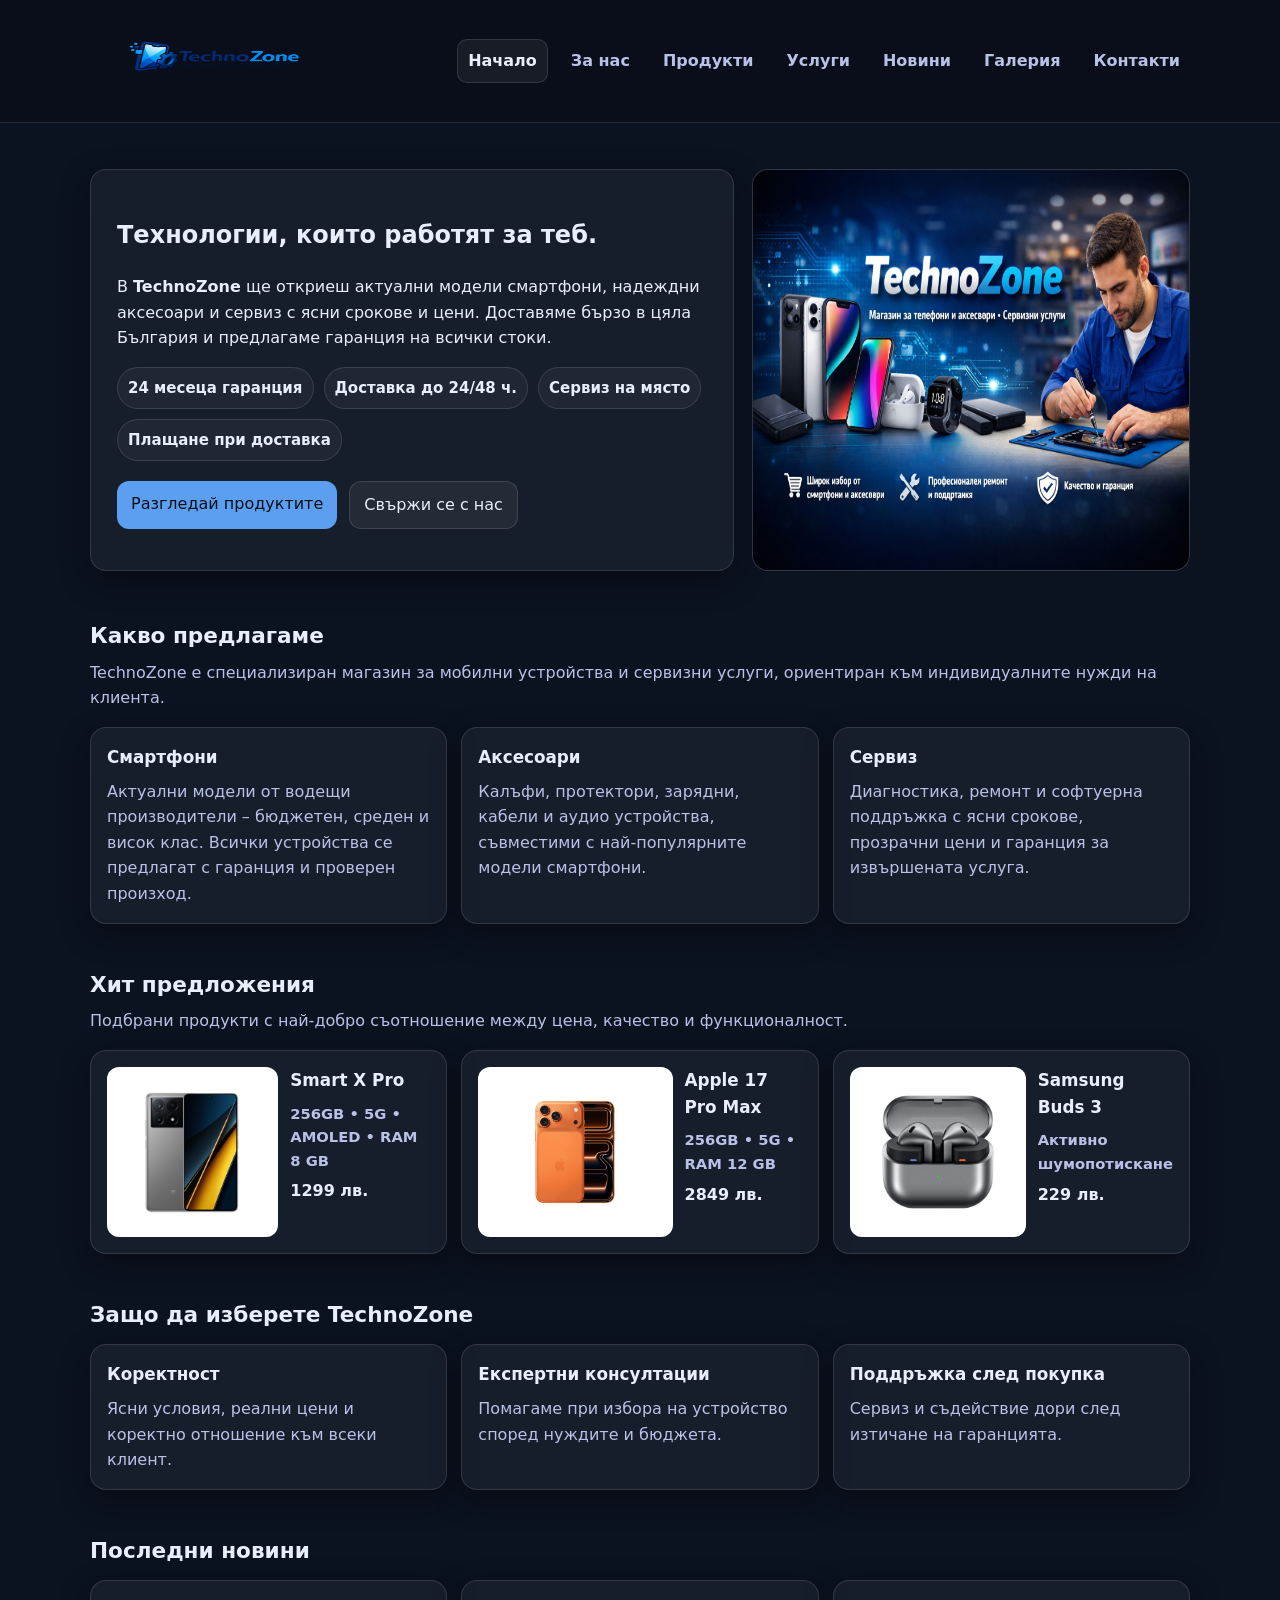
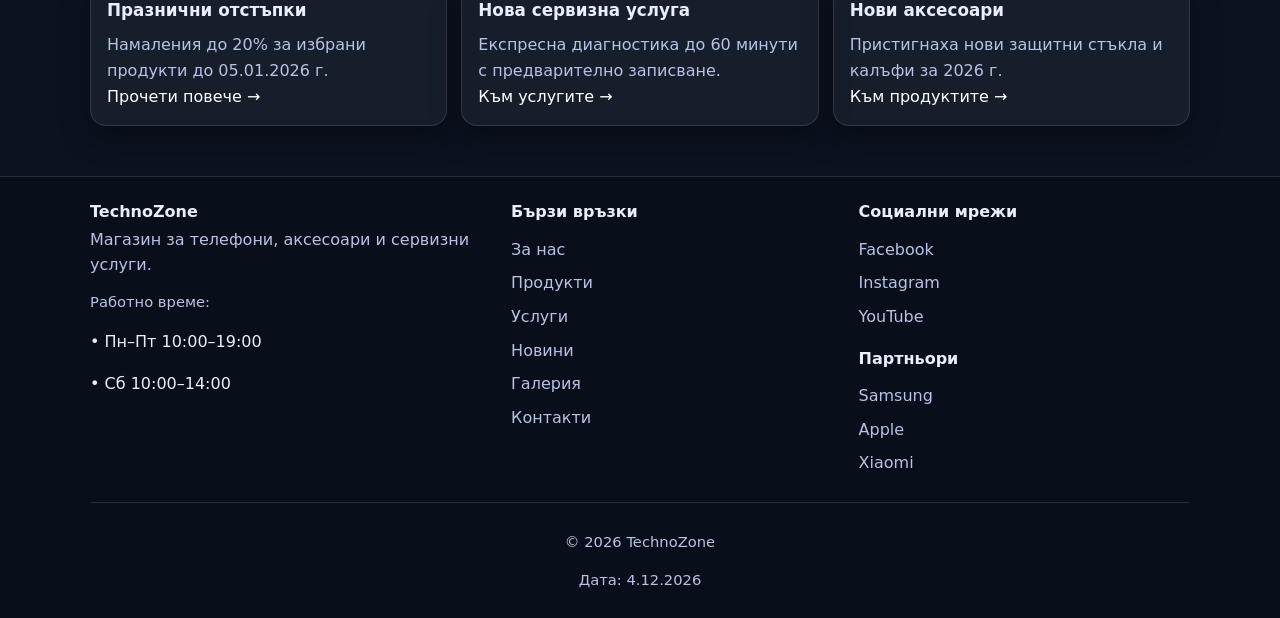
<file: index.html>
<!doctype html>
<html lang="bg">
<head>
  <meta charset="utf-8" />
  <meta name="viewport" content="width=device-width, initial-scale=1" />
  <meta name="description" content="TechnoZone – магазин за смартфони, аксесоари и сервизни услуги. Бърза доставка, гаранция и професионална поддръжка."/>
  <meta name="keywords" content="магазин за телефони, смартфони, аксесоари, сервиз, TechnoZone, мобилни телефони, таблети" />
  <title>TechnoZone – Магазин за телефони и сервиз</title>
  <link rel="icon" type="image" href="images/favicon.png">
  <link rel="stylesheet" href="css/style.css" />
</head>

<body>
<header>
  <div class="container header-inner">
    <a class="logo" href="index.html" aria-label="TechnoZone - начална страница">
      <img src="images/logo.png" alt="TechnoZone лого" class="logo1">
    </a>

    <nav class="nav" aria-label="Основна навигация">
      <a href="index.html" current="page">Начало</a>
      <a href="about.html">За нас</a>
      <a href="products.html">Продукти</a>
      <a href="services.html">Услуги</a>
      <a href="news.html">Новини</a>
      <a href="gallery.html">Галерия</a>
      <a href="contacts.html">Контакти</a>
    </nav>
  </div>
</header>

<main>
  <section class="section-main">
    <div class="container main-grid">
      <div class="main-card">
        <h1>Технологии, които работят за теб.</h1>
        <p id="welcome">
          В <strong>TechnoZone</strong> ще откриеш актуални модели смартфони, надеждни аксесоари и сервиз с ясни срокове и цени.
          Доставяме бързо в цяла България и предлагаме гаранция на всички стоки.
        </p>

        <div class="main-txt" aria-label="Предимства">
          <div class="txt">24 месеца гаранция</div>
          <div class="txt">Доставка до 24/48 ч.</div>
          <div class="txt">Сервиз на място</div>
          <div class="txt">Плащане при доставка</div>
        </div>

        <div class="butoni">
          <a class="btn primary" href="products.html">Разгледай продуктите</a>
          <a class="btn" href="contacts.html">Свържи се с нас</a>
        </div>
      </div>

      <div class="main-media">
        <img src="images/main.jpg" alt="Витрина на магазин за телефони TechnoZone с изложени смартфони"/>
      </div>
    </div>
  </section>

   <section class="section">
    <div class="container">
      <h2>Какво предлагаме</h2>
      <p class="txt2">
        TechnoZone е специализиран магазин за мобилни устройства и сервизни услуги,
        ориентиран към индивидуалните нужди на клиента.
      </p>

      <div class="grid-3">
        <article class="card">
          <h3>Смартфони</h3>
          <p>
            Актуални модели от водещи производители – бюджетен, среден и висок клас.
            Всички устройства се предлагат с гаранция и проверен произход.
          </p>
        </article>

        <article class="card">
          <h3>Аксесоари</h3>
          <p>
            Калъфи, протектори, зарядни, кабели и аудио устройства,
            съвместими с най-популярните модели смартфони.
          </p>
        </article>

        <article class="card">
          <h3>Сервиз</h3>
          <p>
            Диагностика, ремонт и софтуерна поддръжка с ясни срокове,
            прозрачни цени и гаранция за извършената услуга.
          </p>
        </article>
      </div>
    </div>
  </section>

 <section class="section">
    <div class="container">
      <h2>Хит предложения</h2>
      <p class="txt2">
        Подбрани продукти с най-добро съотношение между цена, качество и функционалност.
      </p>

      <div class="grid-3">
        <article class="card product">
          <img src="images/1.jpg" alt="Smart X Pro – смартфон от среден клас" />
          <div>
            <h3>Smart X Pro</h3>
            <div class="opisanie">256GB • 5G • AMOLED • RAM 8 GB</div>
            <div class="cena">1299 лв.</div>
          </div>
        </article>

        <article class="card product">
          <img src="images/2.webp" alt="Apple 17 Pro Max– смартфон от висок клас" />
          <div>
            <h3>Apple 17 Pro Max</h3>
            <div class="opisanie">256GB • 5G • RAM 12 GB</div>
            <div class="cena">2849 лв.</div>
          </div>
        </article>

        <article class="card product">
          <img src="images/3.jpg" alt="SAMSUNG BUDS 3 – безжични слушалки" />
          <div>
            <h3>Samsung Buds 3</h3>
            <div class="opisanie">Активно шумопотискане</div>
            <div class="cena">229 лв.</div>
          </div>
        </article>
      </div>
    </div>
  </section>

  <section class="section">
    <div class="container">
      <h2>Защо да изберете TechnoZone</h2>

      <div class="grid-3">
        <article class="card">
          <h3>Коректност</h3>
          <p>
            Ясни условия, реални цени и коректно отношение към всеки клиент.
          </p>
        </article>
        <article class="card">
          <h3>Експертни консултации</h3>
          <p>
            Помагаме при избора на устройство според нуждите и бюджета.
          </p>
        </article>
        <article class="card">
          <h3>Поддръжка след покупка</h3>
          <p>
            Сервиз и съдействие дори след изтичане на гаранцията.
          </p>
        </article>
      </div>
    </div>
  </section>

  <section class="section">
    <div class="container">
      <h2>Последни новини</h2>
      <div class="grid-3">
        <article class="card">
          <h3>Празнични отстъпки</h3>
          <p>Намаления до 20% за избрани продукти до 05.01.2026 г.</p>
          <p><a href="news.html">Прочети повече →</a></p>
        </article>

        <article class="card">
          <h3>Нова сервизна услуга</h3>
          <p>Експресна диагностика до 60 минути с предварително записване.</p>
          <p><a href="services.html">Към услугите →</a></p>
        </article>

        <article class="card">
          <h3>Нови аксесоари</h3>
          <p>Пристигнаха нови защитни стъкла и калъфи за 2026 г.</p>
          <p><a href="products.html">Към продуктите →</a></p>
        </article>
      </div>
    </div>
  </section>
</main>

<footer>
  <div class="container footer-inner">
    <div>
      <h3>TechnoZone</h3>
      <p class="txt2">Магазин за телефони, аксесоари и сервизни услуги.</p>
       <p class="txt3">Работно време: </p>
        <p>• Пн–Пт 10:00–19:00</p>
        <p>• Сб 10:00–14:00</p>
    </div>

    <div>
      <h3>Бързи връзки</h3>
      <a href="about.html">За нас</a><br/>
      <a href="products.html">Продукти</a><br/>
      <a href="services.html">Услуги</a><br/>
      <a href="news.html">Новини</a><br/>
      <a href="gallery.html">Галерия</a><br/>
      <a href="contacts.html">Контакти</a>
    </div>

    <div>
      <h3>Социални мрежи</h3>
      <a href="#" aria-label="TechnoZone във Facebook (демо линк)">Facebook</a><br/>
      <a href="#" aria-label="TechnoZone в Instagram (демо линк)">Instagram</a><br/>
      <a href="#" aria-label="TechnoZone в YouTube (демо линк)">YouTube</a><br/>
      <h3 style="margin-top:12px;">Партньори</h3>
      <a href="#" aria-label="Партньор: Samsung (демо линк)">Samsung</a><br/>
      <a href="#" aria-label="Партньор: Apple (демо линк)">Apple</a><br/>
      <a href="#" aria-label="Партньор: Xiaomi (демо линк)">Xiaomi</a>
    </div>
  </div>
  <div class="container footer-bottom" style="text-align: center;">
    <p>© <span id="year"></span> TechnoZone</p> 
    <p>Дата: <span id="date"></span></p>
  </div>
</footer>

<script src="javascript/script.js"></script>

</body>
</html>
</file>
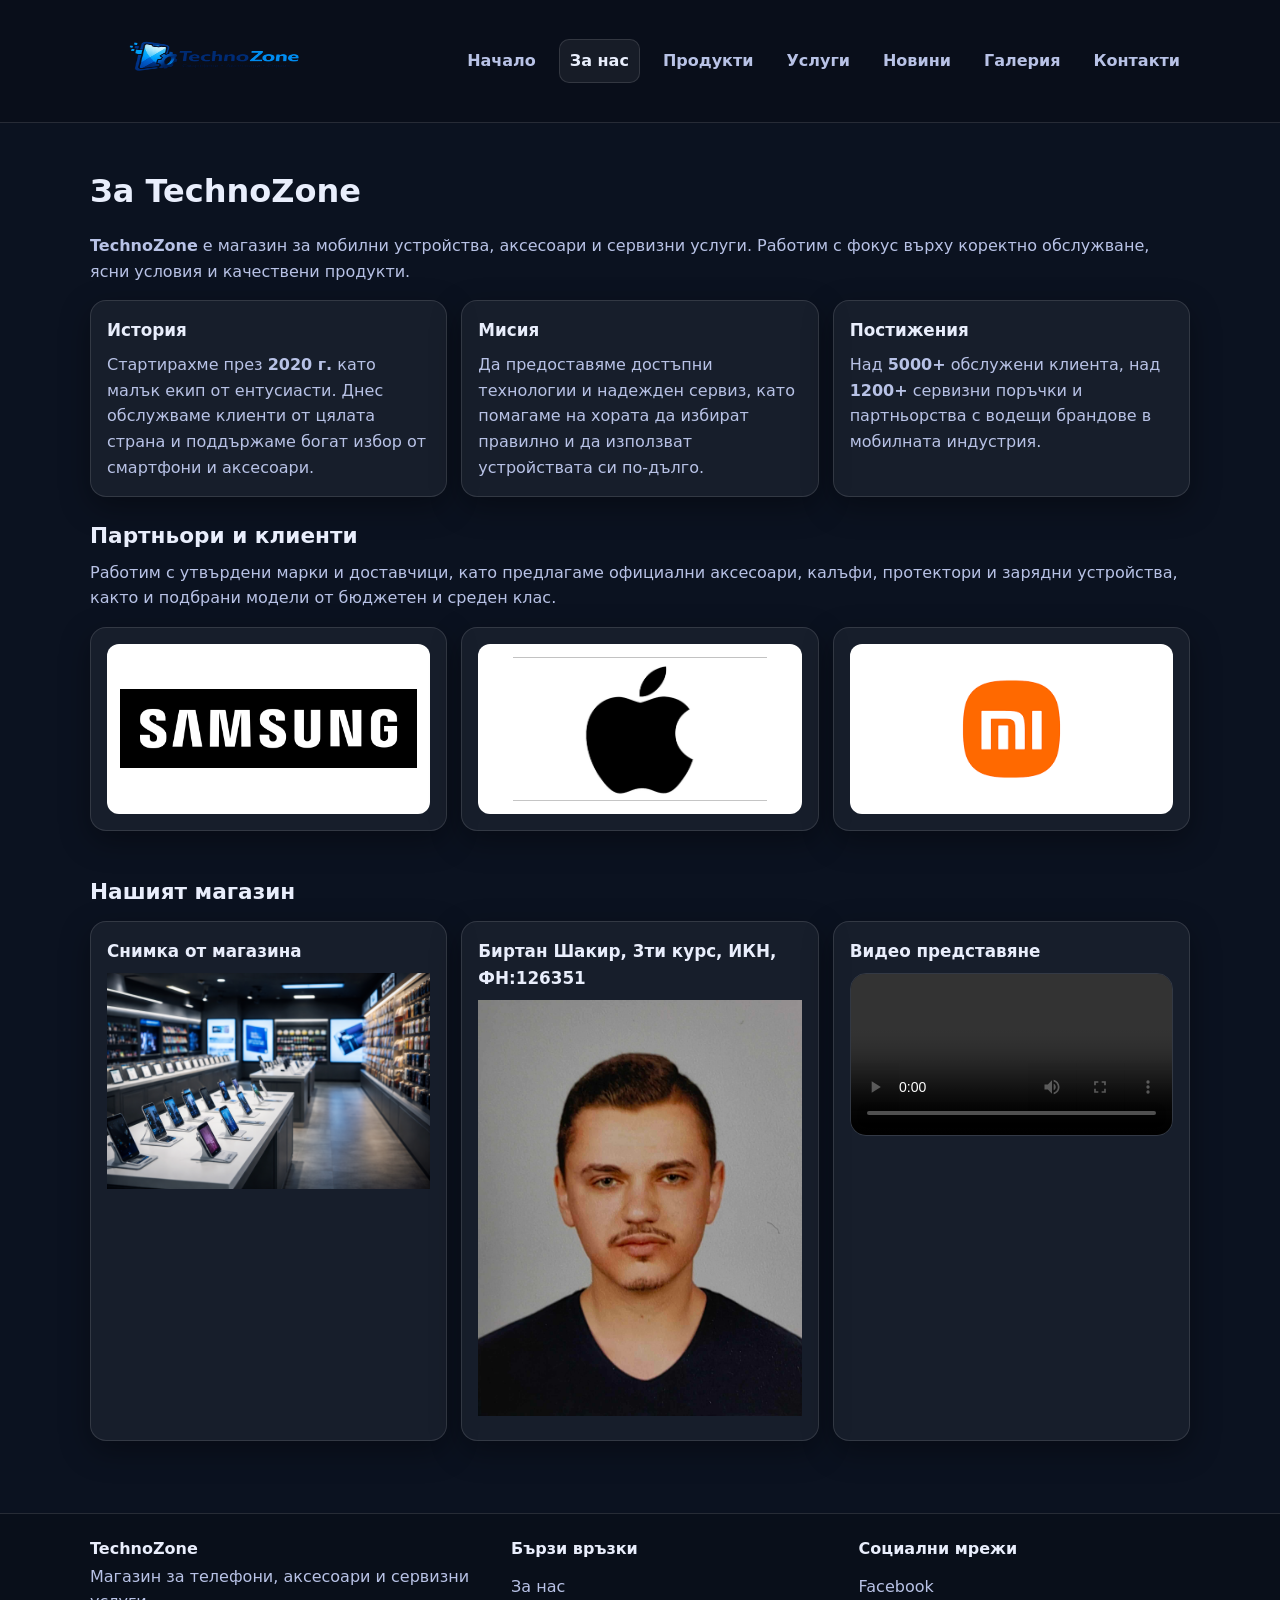
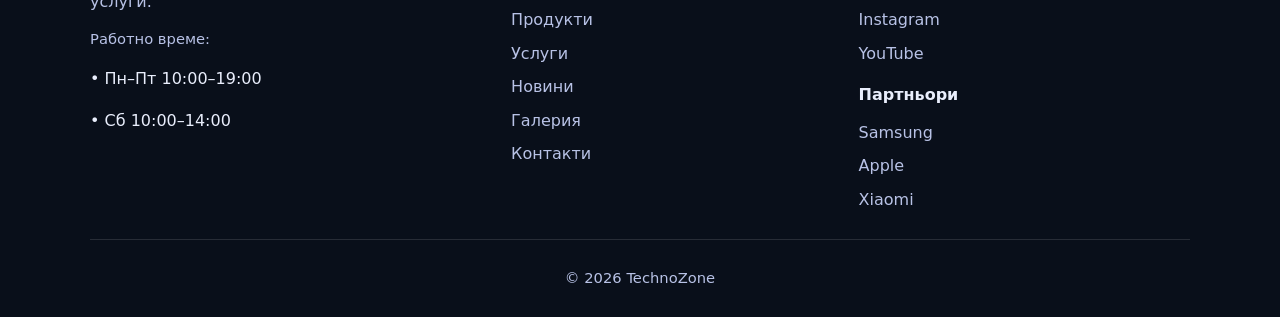
<file: about.html>
<!doctype html>
<html lang="bg">
<head>
  <meta charset="utf-8" />
  <meta name="viewport" content="width=device-width, initial-scale=1" />
  <meta name="description" content="TechnoZone – магазин за смартфони, аксесоари и сервизни услуги. Бърза доставка, гаранция и професионална поддръжка."/>
  <meta name="keywords" content="магазин за телефони, смартфони, аксесоари, сервиз, TechnoZone, мобилни телефони, таблети" />
  <title>За нас | TechnoZone</title>
  <link rel="icon" type="image" href="images/favicon.png">
  <link rel="stylesheet" href="css/style.css" />
</head>

<body>
<header>
  <div class="container header-inner">
    <a class="logo" href="index.html" aria-label="TechnoZone - начална страница">
      <img src="images/logo.png" alt="TechnoZone лого" class="logo1">
    </a>

    <nav class="nav" aria-label="Основна навигация">
      <a href="index.html">Начало</a>
      <a href="about.html" current="page">За нас</a>
      <a href="products.html">Продукти</a>
      <a href="services.html">Услуги</a>
      <a href="news.html">Новини</a>
      <a href="gallery.html">Галерия</a>
      <a href="contacts.html">Контакти</a>
    </nav>
  </div>
</header>

<main class="section">
  <div class="container">
    <h1>За TechnoZone</h1>
    <p class="txt2">
      <strong>TechnoZone</strong> е магазин за мобилни устройства, аксесоари и сервизни услуги.
      Работим с фокус върху коректно обслужване, ясни условия и качествени продукти.
    </p>

    <div class="grid-3">
      <article class="card">
        <h3>История</h3>
        <p>
          Стартирахме през <strong>2020 г.</strong> като малък екип от ентусиасти.
          Днес обслужваме клиенти от цялата страна и поддържаме богат избор от смартфони и аксесоари.
        </p>
      </article>
      <article class="card">
        <h3>Мисия</h3>
        <p>
          Да предоставяме достъпни технологии и надежден сервиз, като помагаме на хората да избират правилно
          и да използват устройствата си по-дълго.
        </p>
      </article>
      <article class="card">
        <h3>Постижения</h3>
        <p>
          Над <strong>5000+</strong> обслужени клиента, над <strong>1200+</strong> сервизни поръчки и
          партньорства с водещи брандове в мобилната индустрия.
        </p>
      </article>
    </div>

    <section class="section">
      <h2>Партньори и клиенти</h2>
      <p class="txt2">Работим с утвърдени марки и доставчици, като предлагаме официални аксесоари, калъфи, протектори и зарядни устройства, както и подбрани модели от бюджетен и среден клас.</p>
      <div class="grid-3">
        <article class="card product">
          <img src="images/partner1.png" alt="Лого на партньор 1 на TechnoZone"/>
        </article>
        <article class="card product">
          <img src="images/partner2.jpg" alt="Лого на партньор 2 на TechnoZone"/>
        </article>
        <article class="card product">
          <img src="images/partner3.png" alt="Лого на партньор 3 на TechnoZone"/>
        </article>
      </div>
    </section>

    <section class="section">
      <h2>Нашият магазин</h2>
      <div class="grid-3">
        <article class="card">
           <h3>Снимка от магазина</h3>
          <img src="images/shop.png" alt="Интериор на магазин TechnoZone"/>
        </article>
        <article class="card">
           <h3>Биртан Шакир, 3ти курс, ИКН, ФН:126351</h3>
          <img src="images/az.jpg" alt="Екипът на TechnoZone в магазина"/>
        </article>
        <article class="card">
        <h3>Видео представяне</h3>
          <video controls preload="metadata">
              <source src="video/ue-varna.mp4" type="video/mp4">
          </video>
</article>
      </div>
    </section>
  </div>
</main>

<footer>
  <div class="container footer-inner">
    <div>
      <h3>TechnoZone</h3>
      <p class="txt2">Магазин за телефони, аксесоари и сервизни услуги.</p>
      <p class="txt3">Работно време: </p>
        <p>• Пн–Пт 10:00–19:00</p>
        <p>• Сб 10:00–14:00</p>
    </div>

    <div>
      <h3>Бързи връзки</h3>
      <a href="about.html">За нас</a><br/>
      <a href="products.html">Продукти</a><br/>
      <a href="services.html">Услуги</a><br/>
      <a href="news.html">Новини</a><br/>
      <a href="gallery.html">Галерия</a><br/>
      <a href="contacts.html">Контакти</a>
    </div>

    <div>
      <h3>Социални мрежи</h3>
      <a href="#" aria-label="TechnoZone във Facebook (демо линк)">Facebook</a><br/>
      <a href="#" aria-label="TechnoZone в Instagram (демо линк)">Instagram</a><br/>
      <a href="#" aria-label="TechnoZone в YouTube (демо линк)">YouTube</a><br/>
      <h3 style="margin-top:12px;">Партньори</h3>
      <a href="#" aria-label="Партньор: Samsung (демо линк)">Samsung</a><br/>
      <a href="#" aria-label="Партньор: Apple (демо линк)">Apple</a><br/>
      <a href="#" aria-label="Партньор: Xiaomi (демо линк)">Xiaomi</a>
    </div>
  </div>
  <div class="container footer-bottom" style="text-align: center;">
    <p>© 2026 TechnoZone</p> 
  </div>
</footer>

</body>
</html>
</file>
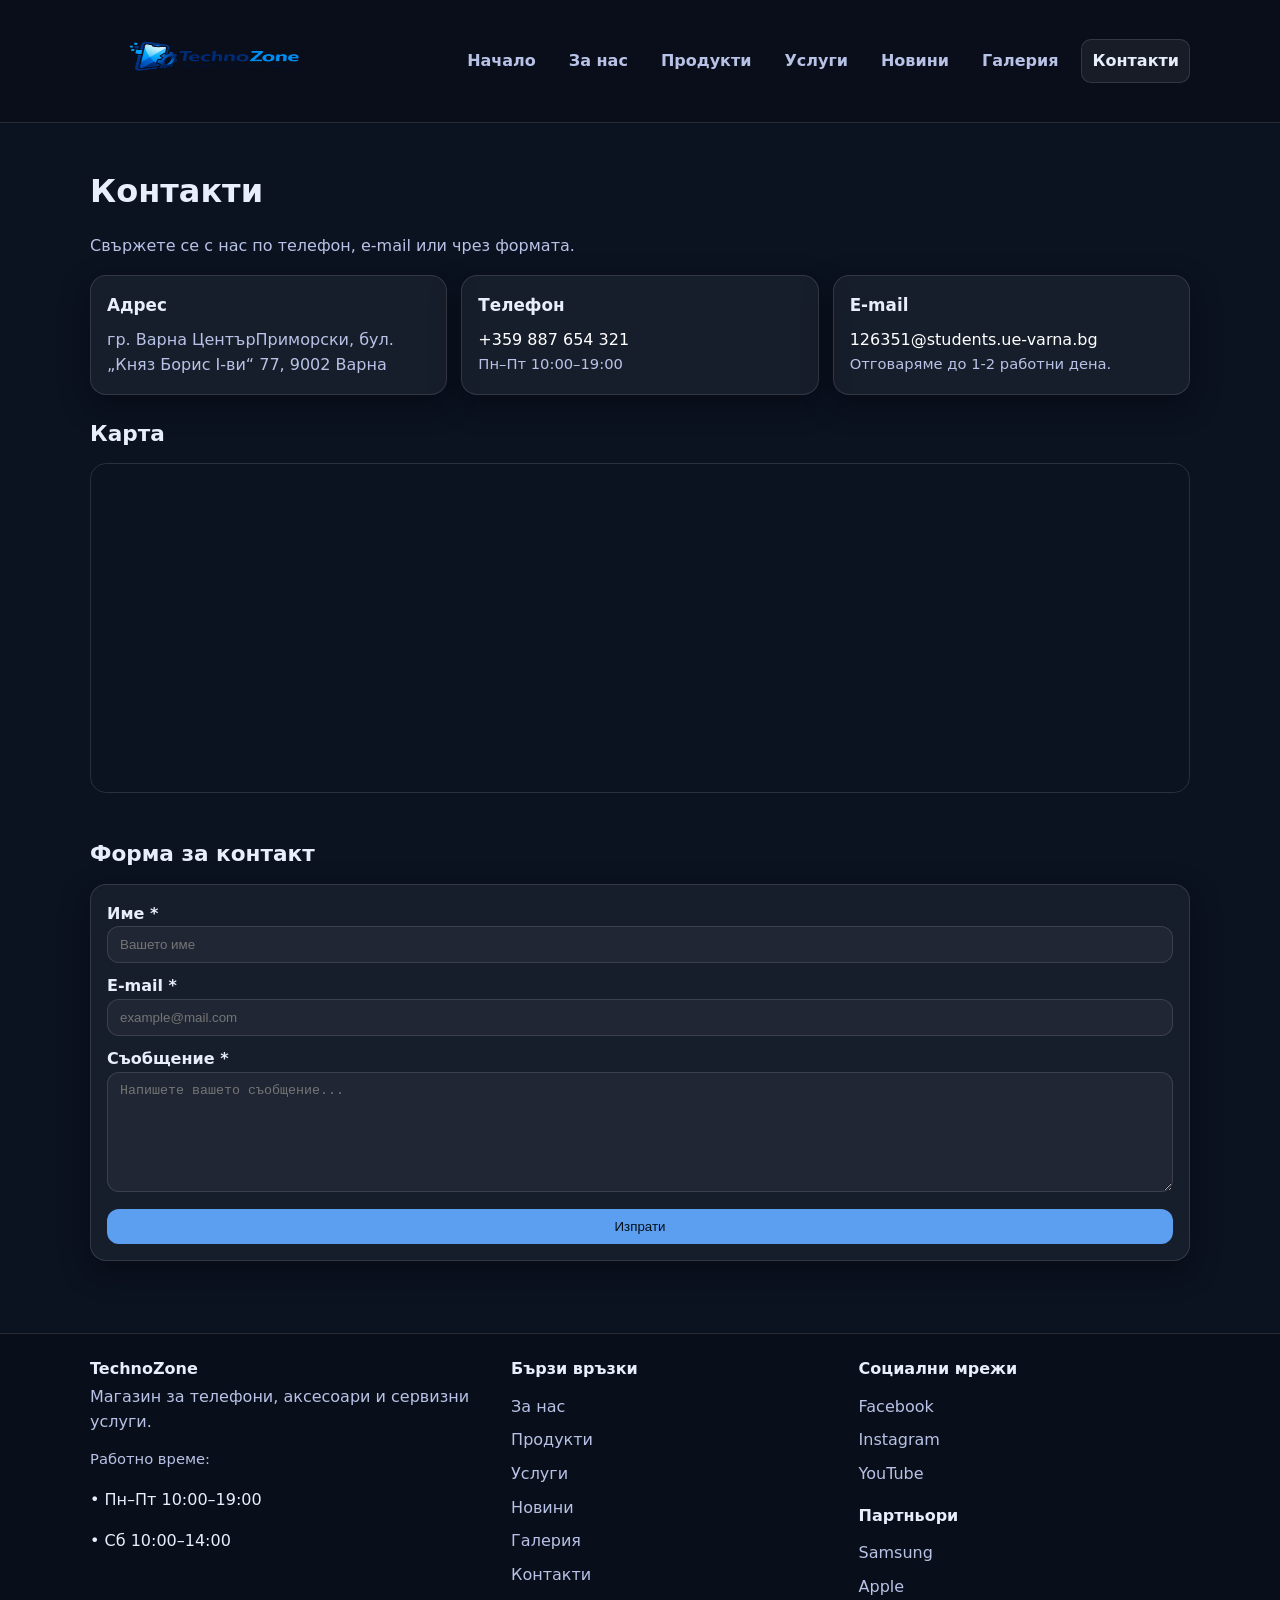
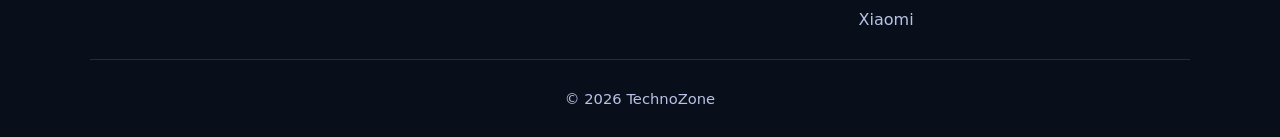
<file: contacts.html>
<!doctype html>
<html lang="bg">
<head>
  <meta charset="utf-8" />
  <meta name="viewport" content="width=device-width, initial-scale=1" />
  <meta name="description" content="TechnoZone – магазин за смартфони, аксесоари и сервизни услуги. Бърза доставка, гаранция и професионална поддръжка."/>
  <meta name="keywords" content="магазин за телефони, смартфони, аксесоари, сервиз, TechnoZone, мобилни телефони, таблети" />
  <title>Контакти | TechnoZone</title>
  <link rel="icon" type="image" href="images/favicon.png">
  <link rel="stylesheet" href="css/style.css" />
</head>

<body>
<header>
  <div class="container header-inner">
    <a class="logo" href="index.html" aria-label="TechnoZone - начална страница">
      <img src="images/logo.png" alt="TechnoZone лого" class="logo1">
    </a>

    <nav class="nav" aria-label="Основна навигация">
      <a href="index.html">Начало</a>
      <a href="about.html">За нас</a>
      <a href="products.html">Продукти</a>
      <a href="services.html">Услуги</a>
      <a href="news.html">Новини</a>
      <a href="gallery.html">Галерия</a>
      <a href="contacts.html" current="page">Контакти</a>
    </nav>
  </div>
</header>

<main class="section">
  <div class="container">
    <h1>Контакти</h1>
    <p class="txt2">Свържете се с нас по телефон, e-mail или чрез формата.</p>
    <div class="grid-3">
      <article class="card">
        <h3>Адрес</h3>
        <p>гр. Варна ЦентърПриморски, бул. „Княз Борис I-ви“ 77, 9002 Варна</p>
      </article>
      <article class="card">
        <h3>Телефон</h3>
        <p><a href="tel:+359888123456">+359 887 654 321</a></p>
        <p class="txt3">Пн–Пт 10:00–19:00</p>
      </article>
      <article class="card">
        <h3>E-mail</h3>
        <p><a href="mailto:126351@students.ue-varna.bg">126351@students.ue-varna.bg</a></p>
        <p class="txt3">Отговаряме до 1-2 работни дена.</p>
      </article>
    </div>

    <section class="section">
      <h2>Карта</h2>
      <div class="map" aria-label="Карта до TechnoZone">
        <iframe src="https://www.google.com/maps/embed?pb=!1m18!1m12!1m3!1d4890.3707851657655!2d27.917322818245296!3d43.2130157210225!2m3!1f0!2f0!3f0!3m2!1i1024!2i768!4f13.1!3m3!1m2!1s0x40a4540939dfa6d5%3A0x3d401ef3c09a59bf!2z0JjQutC-0L3QvtC80LjRh9C10YHQutC4INGD0L3QuNCy0LXRgNGB0LjRgtC10YIgLSDQktCw0YDQvdCw!5e0!3m2!1sbg!2sbg!4v1767551942575!5m2!1sbg!2sbg" width="600" height="450" style="border:0; width:100%; height:100%;" allowfullscreen="" loading="lazy" referrerpolicy="no-referrer-when-downgrade"></iframe>
      </div>
    </section>

    <section class="section">
      <h2>Форма за контакт</h2>
      <form class="card form">
        <div>
          <label for="name">Име *</label>
          <input id="name" name="name" type="text" placeholder="Вашето име" required />
        </div>

        <div>
          <label for="email">E-mail *</label>
          <input id="email" name="email" type="email" placeholder="example@mail.com" required />
        </div>

        <div>
          <label for="message">Съобщение *</label>
          <textarea id="message" name="message" placeholder="Напишете вашето съобщение..." required></textarea>
        </div>

        <button class="btn primary" type="submit">Изпрати</button>
      </form>
    </section>
  </div>
</main>

<footer>
  <div class="container footer-inner">
    <div>
      <h3>TechnoZone</h3>
      <p class="txt2">Магазин за телефони, аксесоари и сервизни услуги.</p>
      <p class="txt3">Работно време: </p>
        <p>• Пн–Пт 10:00–19:00</p>
        <p>• Сб 10:00–14:00</p>
    </div>

    <div>
      <h3>Бързи връзки</h3>
      <a href="about.html">За нас</a><br/>
      <a href="products.html">Продукти</a><br/>
      <a href="services.html">Услуги</a><br/>
      <a href="news.html">Новини</a><br/>
      <a href="gallery.html">Галерия</a><br/>
      <a href="contacts.html">Контакти</a>
    </div>

    <div>
      <h3>Социални мрежи</h3>
      <a href="#" aria-label="TechnoZone във Facebook (демо линк)">Facebook</a><br/>
      <a href="#" aria-label="TechnoZone в Instagram (демо линк)">Instagram</a><br/>
      <a href="#" aria-label="TechnoZone в YouTube (демо линк)">YouTube</a><br/>
      <h3 style="margin-top:12px;">Партньори</h3>
      <a href="#" aria-label="Партньор: Samsung (демо линк)">Samsung</a><br/>
      <a href="#" aria-label="Партньор: Apple (демо линк)">Apple</a><br/>
      <a href="#" aria-label="Партньор: Xiaomi (демо линк)">Xiaomi</a>
    </div>
  </div>
  <div class="container footer-bottom" style="text-align: center;">
    <p>© 2026 TechnoZone</p> 
  </div>
</footer>

</body>
</html>
</file>
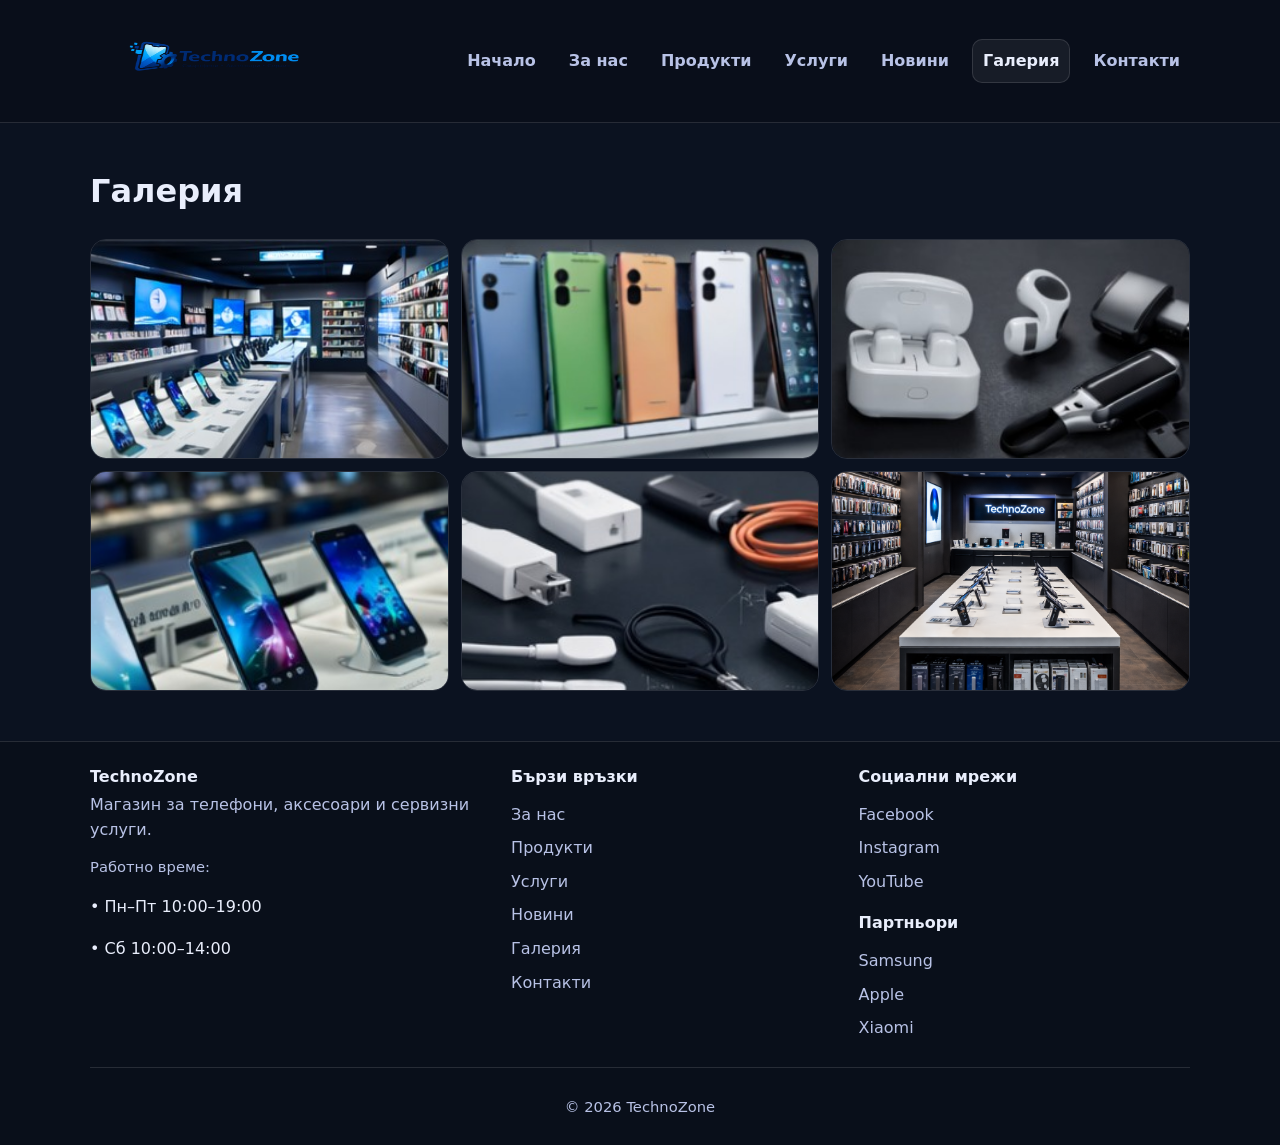
<file: gallery.html>
<!doctype html>
<html lang="bg">
<head>
  <meta charset="utf-8" />
  <meta name="viewport" content="width=device-width, initial-scale=1" />
  <meta name="description" content="TechnoZone – магазин за смартфони, аксесоари и сервизни услуги. Бърза доставка, гаранция и професионална поддръжка."/>
  <meta name="keywords" content="магазин за телефони, смартфони, аксесоари, сервиз, TechnoZone, мобилни телефони, таблети" />
  <title>Галерия | TechnoZone</title>
  <link rel="icon" type="image" href="images/favicon.png">
  <link rel="stylesheet" href="css/style.css" />
</head>

<body>
<header>
  <div class="container header-inner">
    <a class="logo" href="index.html" aria-label="TechnoZone - начална страница">
      <img src="images/logo.png" alt="TechnoZone лого" class="logo1">
    </a>

    <nav class="nav" aria-label="Основна навигация">
      <a href="index.html">Начало</a>
      <a href="about.html">За нас</a>
      <a href="products.html">Продукти</a>
      <a href="services.html">Услуги</a>
      <a href="news.html">Новини</a>
      <a href="gallery.html" current="page">Галерия</a>
      <a href="contacts.html">Контакти</a>
    </nav>
  </div>
</header>

<main class="section">
  <div class="container">
    <h1>Галерия</h1>
    <div class="gallery" aria-label="Галерия TechnoZone">
      <img src="images/gallery1.png" alt="Смартфони на стойка в TechnoZone"/>
      <img src="images/gallery2.png" alt="Аксесоари – калъфи и протектори"/>
      <img src="images/gallery3.png" alt="Безжични слушалки и аксесоари"/>
      <img src="images/gallery4.png" alt="Детайл на витрина с телефони"/>
      <img src="images/gallery5.png" alt="Зарядни устройства и кабели"/>
      <img src="images/gallery6.png" alt="Ъгъл от магазина TechnoZone"/>
    </div>
  </div>

</main>

<footer>
  <div class="container footer-inner">
    <div>
      <h3>TechnoZone</h3>
      <p class="txt2">Магазин за телефони, аксесоари и сервизни услуги.</p>
      <p class="txt3">Работно време: </p>
        <p>• Пн–Пт 10:00–19:00</p>
        <p>• Сб 10:00–14:00</p>
    </div>

    <div>
      <h3>Бързи връзки</h3>
      <a href="about.html">За нас</a><br/>
      <a href="products.html">Продукти</a><br/>
      <a href="services.html">Услуги</a><br/>
      <a href="news.html">Новини</a><br/>
      <a href="gallery.html">Галерия</a><br/>
      <a href="contacts.html">Контакти</a>
    </div>

    <div>
      <h3>Социални мрежи</h3>
      <a href="#" aria-label="TechnoZone във Facebook (демо линк)">Facebook</a><br/>
      <a href="#" aria-label="TechnoZone в Instagram (демо линк)">Instagram</a><br/>
      <a href="#" aria-label="TechnoZone в YouTube (демо линк)">YouTube</a><br/>
      <h3 style="margin-top:12px;">Партньори</h3>
      <a href="#" aria-label="Партньор: Samsung (демо линк)">Samsung</a><br/>
      <a href="#" aria-label="Партньор: Apple (демо линк)">Apple</a><br/>
      <a href="#" aria-label="Партньор: Xiaomi (демо линк)">Xiaomi</a>
    </div>
  </div>
  <div class="container footer-bottom" style="text-align: center;">
    <p>© 2026 TechnoZone</p> 
  </div>
</footer>

</body>
</html>
</file>
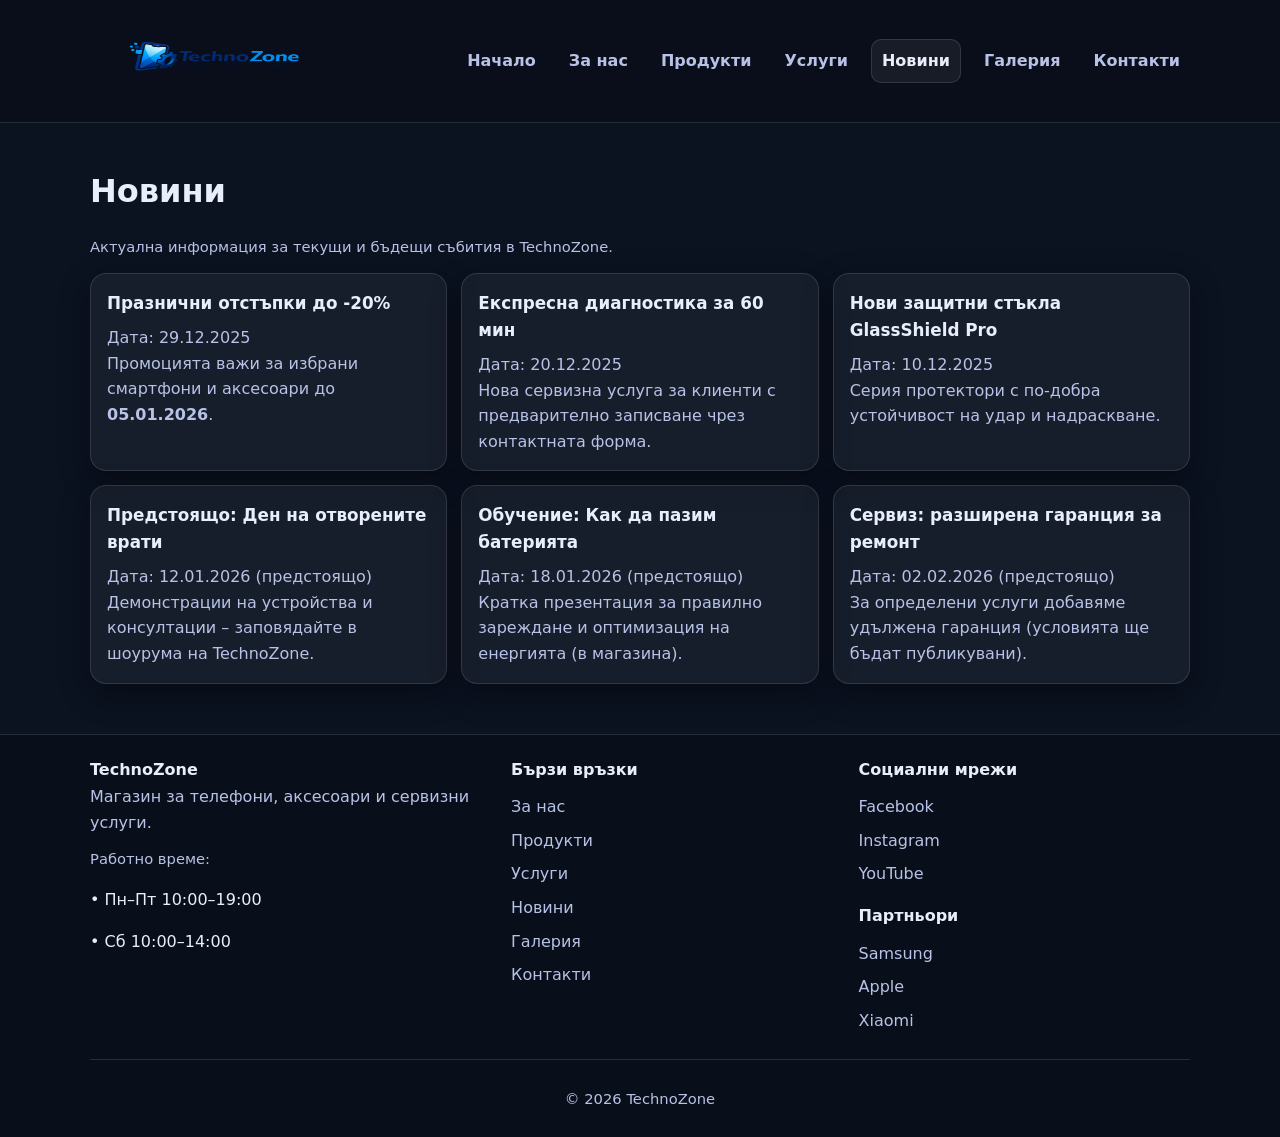
<file: news.html>
<!doctype html>
<html lang="bg">
<head>
  <meta charset="utf-8" />
  <meta name="viewport" content="width=device-width, initial-scale=1" />
  <meta name="description" content="TechnoZone – магазин за смартфони, аксесоари и сервизни услуги. Бърза доставка, гаранция и професионална поддръжка."/>
  <meta name="keywords" content="магазин за телефони, смартфони, аксесоари, сервиз, TechnoZone, мобилни телефони, таблети" />
  <title>Новини | TechnoZone</title>
  <link rel="icon" type="image" href="images/favicon.png">
  <link rel="stylesheet" href="css/style.css" />
</head>

<body>
<header>
  <div class="container header-inner">
    <a class="logo" href="index.html" aria-label="TechnoZone - начална страница">
      <img src="images/logo.png" alt="TechnoZone лого" class="logo1">
    </a>

    <nav class="nav" aria-label="Основна навигация">
      <a href="index.html">Начало</a>
      <a href="about.html">За нас</a>
      <a href="products.html">Продукти</a>
      <a href="services.html">Услуги</a>
      <a href="news.html" current="page">Новини</a>
      <a href="gallery.html">Галерия</a>
      <a href="contacts.html">Контакти</a>
    </nav>
  </div>
</header>

<main class="section">
  <div class="container">
    <h1>Новини</h1>
    <p class="txt3">Актуална информация за текущи и бъдещи събития в TechnoZone.</p>

    <div class="grid-3">
      <article class="card">
        <h3>Празнични отстъпки до -20%</h3>
        <p>Дата: 29.12.2025</p>
        <p>Промоцията важи за избрани смартфони и аксесоари до <strong>05.01.2026</strong>.</p>
      </article>

      <article class="card">
        <h3>Експресна диагностика за 60 мин</h3>
        <p>Дата: 20.12.2025</p>
        <p>Нова сервизна услуга за клиенти с предварително записване чрез контактната форма.</p>
      </article>

      <article class="card">
        <h3>Нови защитни стъкла GlassShield Pro</h3>
        <p>Дата: 10.12.2025</p>
        <p>Серия протектори с по-добра устойчивост на удар и надраскване.</p>
      </article>

      <article class="card">
        <h3>Предстоящо: Ден на отворените врати</h3>
        <p>Дата: 12.01.2026 (предстоящо)</p>
        <p>Демонстрации на устройства и консултации – заповядайте в шоурума на TechnoZone.</p>
      </article>

      <article class="card">
        <h3>Обучение: Как да пазим батерията</h3>
        <p>Дата: 18.01.2026 (предстоящо)</p>
        <p>Кратка презентация за правилно зареждане и оптимизация на енергията (в магазина).</p>
      </article>

      <article class="card">
        <h3>Сервиз: разширена гаранция за ремонт</h3>
        <p>Дата: 02.02.2026 (предстоящо)</p>
        <p>За определени услуги добавяме удължена гаранция (условията ще бъдат публикувани).</p>
      </article>
    </div>
  </div>
</main>

<footer>
  <div class="container footer-inner">
    <div>
      <h3>TechnoZone</h3>
      <p class="txt2">Магазин за телефони, аксесоари и сервизни услуги.</p>
      <p class="txt3">Работно време: </p>
        <p>• Пн–Пт 10:00–19:00</p>
        <p>• Сб 10:00–14:00</p>
    </div>

    <div>
      <h3>Бързи връзки</h3>
      <a href="about.html">За нас</a><br/>
      <a href="products.html">Продукти</a><br/>
      <a href="services.html">Услуги</a><br/>
      <a href="news.html">Новини</a><br/>
      <a href="gallery.html">Галерия</a><br/>
      <a href="contacts.html">Контакти</a>
    </div>

    <div>
      <h3>Социални мрежи</h3>
      <a href="#" aria-label="TechnoZone във Facebook (демо линк)">Facebook</a><br/>
      <a href="#" aria-label="TechnoZone в Instagram (демо линк)">Instagram</a><br/>
      <a href="#" aria-label="TechnoZone в YouTube (демо линк)">YouTube</a><br/>
      <h3 style="margin-top:12px;">Партньори</h3>
      <a href="#" aria-label="Партньор: Samsung (демо линк)">Samsung</a><br/>
      <a href="#" aria-label="Партньор: Apple (демо линк)">Apple</a><br/>
      <a href="#" aria-label="Партньор: Xiaomi (демо линк)">Xiaomi</a>
    </div>
  </div>
  <div class="container footer-bottom" style="text-align: center;">
    <p>© 2026 TechnoZone</p> 
  </div>
</footer>

</body>
</html>
</file>
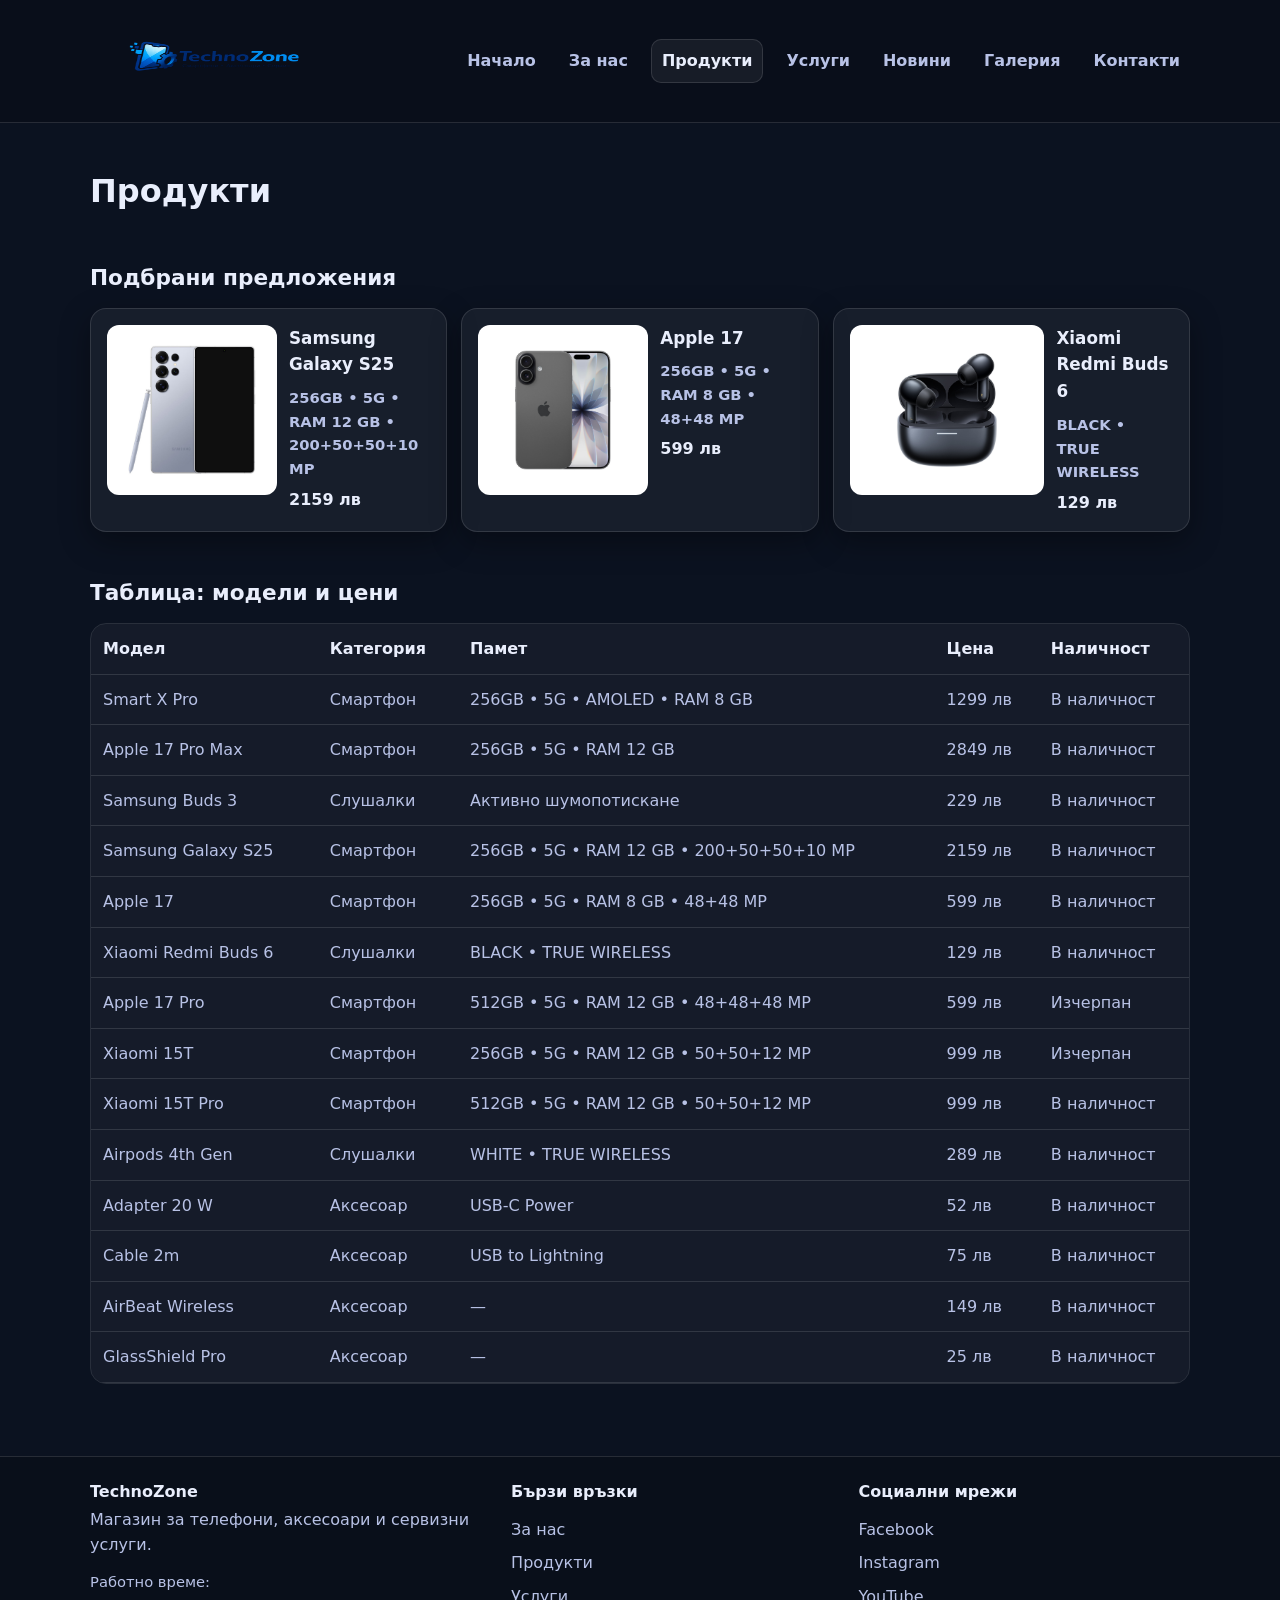
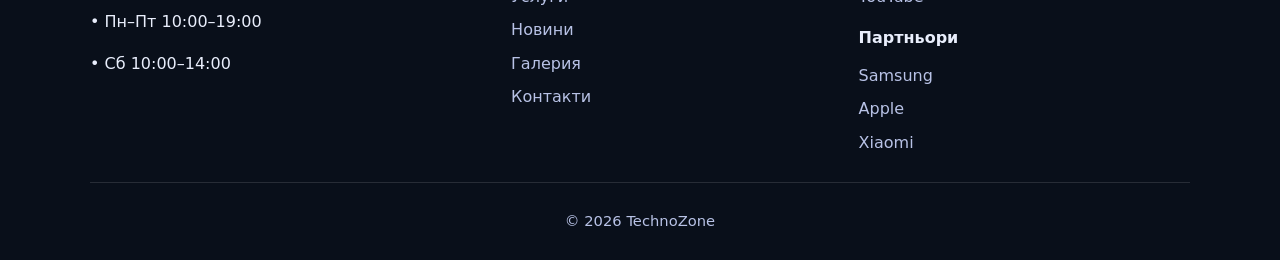
<file: products.html>
<!doctype html>
<html lang="bg">
<head>
  <meta charset="utf-8" />
  <meta name="viewport" content="width=device-width, initial-scale=1" />
  <meta name="description" content="TechnoZone – магазин за смартфони, аксесоари и сервизни услуги. Бърза доставка, гаранция и професионална поддръжка."/>
  <meta name="keywords" content="магазин за телефони, смартфони, аксесоари, сервиз, TechnoZone, мобилни телефони, таблети" />
  <title>Продукти | TechnoZone</title>
  <link rel="icon" type="image" href="images/favicon.png">
  <link rel="stylesheet" href="css/style.css" />
</head>

<body>
<header>
  <div class="container header-inner">
    <a class="logo" href="index.html" aria-label="TechnoZone - начална страница">
      <img src="images/logo.png" alt="TechnoZone лого" class="logo1">
    </a>

    <nav class="nav" aria-label="Основна навигация">
      <a href="index.html">Начало</a>
      <a href="about.html">За нас</a>
      <a href="products.html" current="page">Продукти</a>
      <a href="services.html">Услуги</a>
      <a href="news.html">Новини</a>
      <a href="gallery.html">Галерия</a>
      <a href="contacts.html">Контакти</a>
    </nav>
  </div>
</header>

<main class="section">
  <div class="container">
    <h1>Продукти</h1>
    <section class="section">
      <h2>Подбрани предложения</h2>
      <div class="grid-3">
        <article class="card product">
          <img src="images/product1.jpg" alt="Samsung Galaxy S25" />
          <div>
            <h3>Samsung Galaxy S25</h3>
            <div class="opisanie">256GB • 5G • RAM 12 GB • 200+50+50+10 MP</div>
            <div class="cena">2159 лв</div>
          </div>
        </article>

        <article class="card product">
          <img src="images/product2.jpg" alt="Смартфон Apple 17 256GB" />
          <div>
            <h3>Apple 17</h3>
            <div class="opisanie">256GB • 5G • RAM 8 GB • 48+48 MP </div>
            <div class="cena">599 лв</div>
          </div>
        </article>

        <article class="card product">
          <img src="images/product3.jpg" alt="Безжични слушалки Xiaomi Redmi Buds 6" />
          <div>
            <h3>Xiaomi Redmi Buds 6</h3>
            <div class="opisanie">BLACK • TRUE WIRELESS</div>
            <div class="cena">129 лв</div>
          </div>
        </article>
      </div>
    </section>

    <section class="section">
      <h2>Таблица: модели и цени</h2>

      <div class="tablica" role="region" aria-label="Таблица с продукти TechnoZone">
        <table>
          <thead>
            <tr>
              <th>Модел</th>
              <th>Категория</th>
              <th>Памет</th>
              <th>Цена</th>
              <th>Наличност</th>
            </tr>
          </thead>
          <tbody>
            <tr>
              <td>Smart X Pro</td>
              <td>Смартфон</td>
              <td>256GB • 5G • AMOLED • RAM 8 GB</td>
              <td>1299 лв</td>
              <td>В наличност</td>
            </tr>
            <tr>
              <td>Apple 17 Pro Max</td>
              <td>Смартфон</td>
              <td>256GB • 5G • RAM 12 GB</td>
              <td>2849 лв</td>
              <td>В наличност</td>
            </tr>
            <tr>
              <td>Samsung Buds 3</td>
              <td>Слушалки</td>
              <td>Активно шумопотискане</td>
              <td>229 лв</td>
              <td>В наличност</td>
            </tr>
            <tr>
              <td>Samsung Galaxy S25</td>
              <td>Смартфон</td>
              <td>256GB • 5G • RAM 12 GB • 200+50+50+10 MP</td>
              <td>2159 лв</td>
              <td>В наличност</td>
            </tr>
            <tr>
              <td>Apple 17</td>
              <td>Смартфон</td>
              <td>256GB • 5G • RAM 8 GB • 48+48 MP</td>
              <td>599 лв</td>
              <td>В наличност</td>
            </tr>
            <tr>
              <td>Xiaomi Redmi Buds 6</td>
              <td>Слушалки</td>
              <td>BLACK • TRUE WIRELESS</td>
              <td>129 лв</td>
              <td>В наличност</td>
            </tr>
            <tr>
              <td>Apple 17 Pro</td>
              <td>Смартфон</td>
              <td>512GB • 5G • RAM 12 GB • 48+48+48 MP</td>
              <td>599 лв</td>
              <td>Изчерпан</td>
            </tr>
            <tr>
              <td>Xiaomi 15T</td>
              <td>Смартфон</td>
              <td>256GB • 5G • RAM 12 GB • 50+50+12 MP</td>
              <td>999 лв</td>
              <td>Изчерпан</td>
            </tr>
            <tr>
              <td>Xiaomi 15T Pro</td>
              <td>Смартфон</td>
              <td>512GB • 5G • RAM 12 GB • 50+50+12 MP</td>
              <td>999 лв</td>
              <td>В наличност</td>
            </tr>
            <tr>
              <td>Airpods 4th Gen</td>
              <td>Слушалки</td>
              <td>WHITE • TRUE WIRELESS</td>
              <td>289 лв</td>
              <td>В наличност</td>
            </tr>
            <tr>
              <td>Adapter 20 W</td>
              <td>Аксесоар</td>
              <td>USB-C Power</td>
              <td>52 лв</td>
              <td>В наличност</td>
            </tr>
            <tr>
              <td>Cable 2m</td>
              <td>Аксесоар</td>
              <td>USB to Lightning</td>
              <td>75 лв</td>
              <td>В наличност</td>
            </tr>
            <tr>
              <td>AirBeat Wireless</td>
              <td>Аксесоар</td>
              <td>—</td>
              <td>149 лв</td>
              <td>В наличност</td>
            </tr>
            <tr>
              <td>GlassShield Pro</td>
              <td>Аксесоар</td>
              <td>—</td>
              <td>25 лв</td>
              <td>В наличност</td>
            </tr>
          </tbody>
        </table>
      </div>
    </section>
  </div>
</main>

<footer>
  <div class="container footer-inner">
    <div>
      <h3>TechnoZone</h3>
      <p class="txt2">Магазин за телефони, аксесоари и сервизни услуги.</p>
      <p class="txt3">Работно време: </p>
        <p>• Пн–Пт 10:00–19:00</p>
        <p>• Сб 10:00–14:00</p>
    </div>

    <div>
      <h3>Бързи връзки</h3>
      <a href="about.html">За нас</a><br/>
      <a href="products.html">Продукти</a><br/>
      <a href="services.html">Услуги</a><br/>
      <a href="news.html">Новини</a><br/>
      <a href="gallery.html">Галерия</a><br/>
      <a href="contacts.html">Контакти</a>
    </div>

    <div>
      <h3>Социални мрежи</h3>
      <a href="#" aria-label="TechnoZone във Facebook (демо линк)">Facebook</a><br/>
      <a href="#" aria-label="TechnoZone в Instagram (демо линк)">Instagram</a><br/>
      <a href="#" aria-label="TechnoZone в YouTube (демо линк)">YouTube</a><br/>
      <h3 style="margin-top:12px;">Партньори</h3>
      <a href="#" aria-label="Партньор: Samsung (демо линк)">Samsung</a><br/>
      <a href="#" aria-label="Партньор: Apple (демо линк)">Apple</a><br/>
      <a href="#" aria-label="Партньор: Xiaomi (демо линк)">Xiaomi</a>
    </div>
  </div>
  <div class="container footer-bottom" style="text-align: center;">
    <p>© 2026 TechnoZone</p> 
  </div>
</footer>

</body>
</html>
</file>
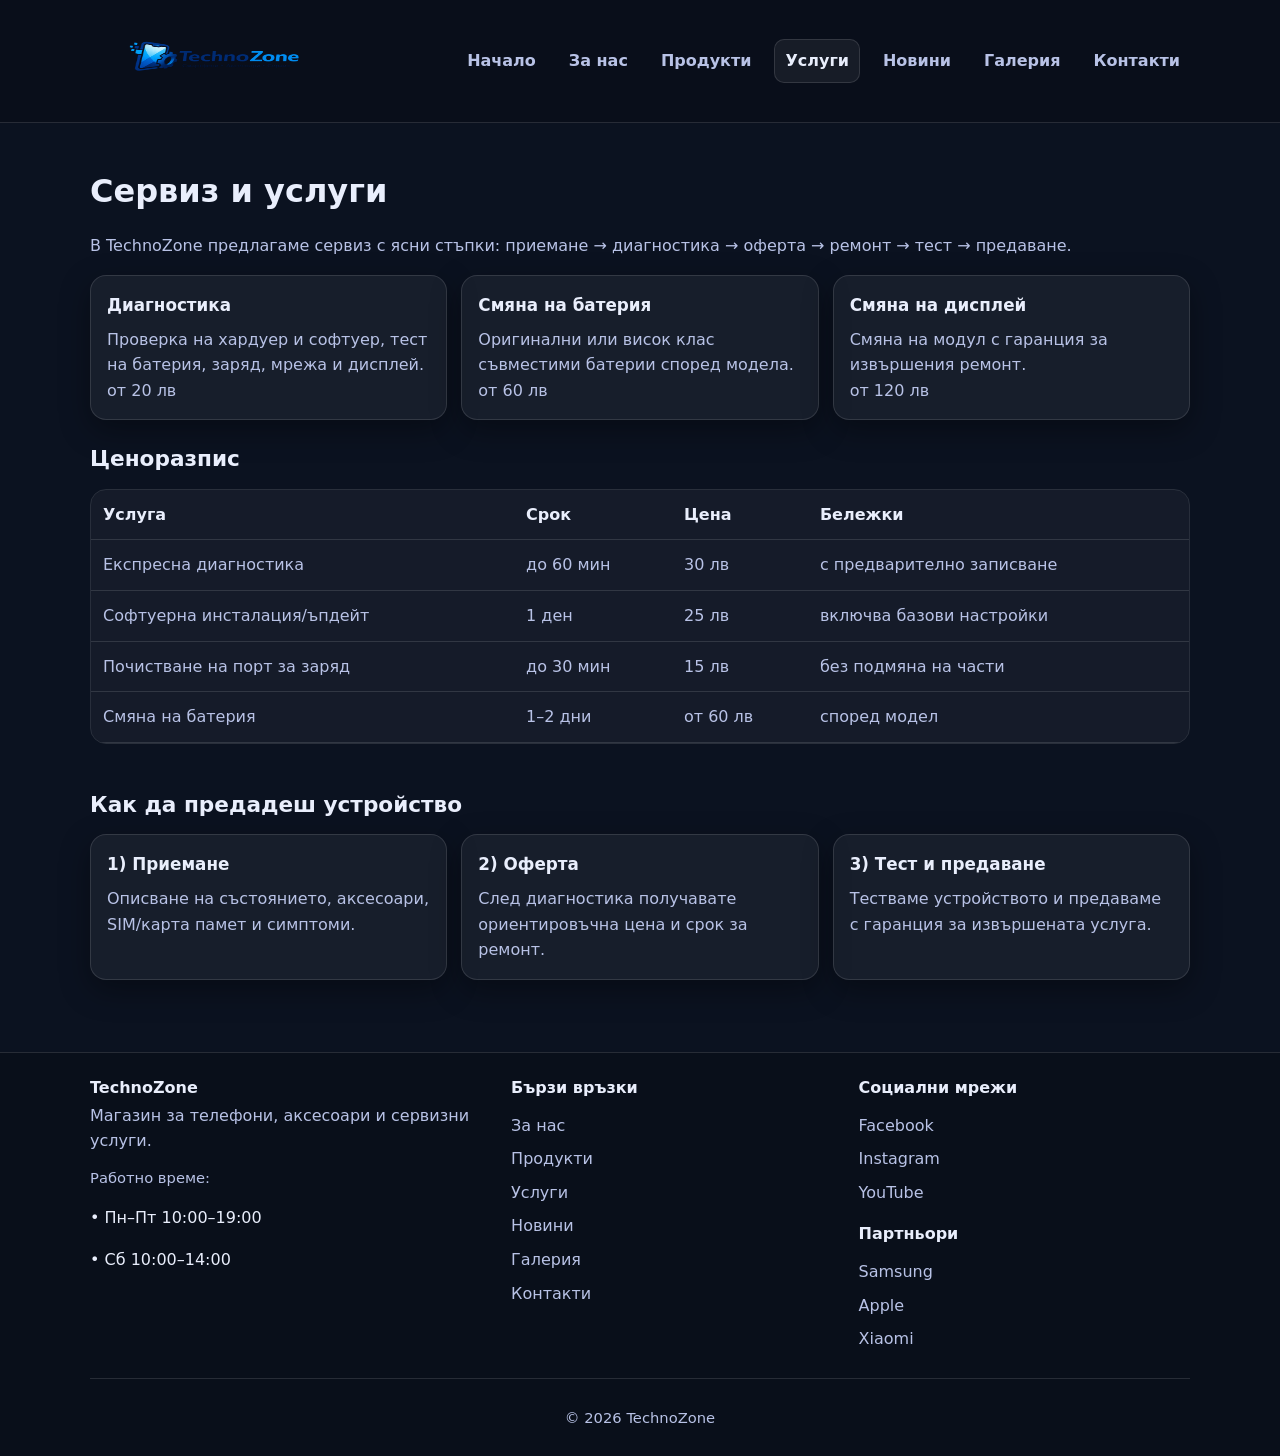
<file: services.html>
<!doctype html>
<html lang="bg">
<head>
  <meta charset="utf-8" />
  <meta name="viewport" content="width=device-width, initial-scale=1" />
  <meta name="description" content="TechnoZone – магазин за смартфони, аксесоари и сервизни услуги. Бърза доставка, гаранция и професионална поддръжка."/>
  <meta name="keywords" content="магазин за телефони, смартфони, аксесоари, сервиз, TechnoZone, мобилни телефони, таблети" />
  <title>Услуги | TechnoZone</title>
  <link rel="icon" type="image" href="images/favicon.png">
  <link rel="stylesheet" href="css/style.css" />
</head>

<body>
<header>
  <div class="container header-inner">
    <a class="logo" href="index.html" aria-label="TechnoZone - начална страница">
      <img src="images/logo.png" alt="TechnoZone лого" class="logo1">
    </a>

    <nav class="nav" aria-label="Основна навигация">
      <a href="index.html">Начало</a>
      <a href="about.html">За нас</a>
      <a href="products.html">Продукти</a>
      <a href="services.html" current="page">Услуги</a>
      <a href="news.html">Новини</a>
      <a href="gallery.html">Галерия</a>
      <a href="contacts.html">Контакти</a>
    </nav>
  </div>
</header>

<main class="section">
  <div class="container">
    <h1>Сервиз и услуги</h1>
    <p class="txt2">
      В TechnoZone предлагаме сервиз с ясни стъпки: приемане → диагностика → оферта → ремонт → тест → предаване.
    </p>
    <div class="grid-3">
      <article class="card">
        <h3>Диагностика</h3>
        <p>Проверка на хардуер и софтуер, тест на батерия, заряд, мрежа и дисплей.</p>
        <p class="price">от 20 лв</p>
      </article>
      <article class="card">
        <h3>Смяна на батерия</h3>
        <p>Оригинални или висок клас съвместими батерии според модела.</p>
        <p class="price">от 60 лв</p>
      </article>
      <article class="card">
        <h3>Смяна на дисплей</h3>
        <p>Смяна на модул с гаранция за извършения ремонт.</p>
        <p class="price">от 120 лв</p>
      </article>
    </div>

    <section class="section">
      <h2>Ценоразпис</h2>
      <div class="tablica" role="region" aria-label="Ценоразпис TechnoZone">
        <table>
          <thead>
            <tr>
              <th>Услуга</th>
              <th>Срок</th>
              <th>Цена</th>
              <th>Бележки</th>
            </tr>
          </thead>
          <tbody>
            <tr>
              <td>Експресна диагностика</td>
              <td>до 60 мин</td>
              <td>30 лв</td>
              <td>с предварително записване</td>
            </tr>
            <tr>
              <td>Софтуерна инсталация/ъпдейт</td>
              <td>1 ден</td>
              <td>25 лв</td>
              <td>включва базови настройки</td>
            </tr>
            <tr>
              <td>Почистване на порт за заряд</td>
              <td>до 30 мин</td>
              <td>15 лв</td>
              <td>без подмяна на части</td>
            </tr>
            <tr>
              <td>Смяна на батерия</td>
              <td>1–2 дни</td>
              <td>от 60 лв</td>
              <td>според модел</td>
            </tr>
          </tbody>
        </table>
      </div>
    </section>

    <section class="section">
      <h2>Как да предадеш устройство</h2>
      <div class="grid-3">
        <article class="card">
          <h3>1) Приемане</h3>
          <p>Описване на състоянието, аксесоари, SIM/карта памет и симптоми.</p>
        </article>
        <article class="card">
          <h3>2) Оферта</h3>
          <p>След диагностика получавате ориентировъчна цена и срок за ремонт.</p>
        </article>
        <article class="card">
          <h3>3) Тест и предаване</h3>
          <p>Тестваме устройството и предаваме с гаранция за извършената услуга.</p>
        </article>
      </div>
    </section>
  </div>
</main>

<footer>
  <div class="container footer-inner">
    <div>
      <h3>TechnoZone</h3>
      <p class="txt2">Магазин за телефони, аксесоари и сервизни услуги.</p>
      <p class="txt3">Работно време: </p>
        <p>• Пн–Пт 10:00–19:00</p>
        <p>• Сб 10:00–14:00</p>
    </div>

    <div>
      <h3>Бързи връзки</h3>
      <a href="about.html">За нас</a><br/>
      <a href="products.html">Продукти</a><br/>
      <a href="services.html">Услуги</a><br/>
      <a href="news.html">Новини</a><br/>
      <a href="gallery.html">Галерия</a><br/>
      <a href="contacts.html">Контакти</a>
    </div>

    <div>
      <h3>Социални мрежи</h3>
      <a href="#" aria-label="TechnoZone във Facebook (демо линк)">Facebook</a><br/>
      <a href="#" aria-label="TechnoZone в Instagram (демо линк)">Instagram</a><br/>
      <a href="#" aria-label="TechnoZone в YouTube (демо линк)">YouTube</a><br/>
      <h3 style="margin-top:12px;">Партньори</h3>
      <a href="#" aria-label="Партньор: Samsung (демо линк)">Samsung</a><br/>
      <a href="#" aria-label="Партньор: Apple (демо линк)">Apple</a><br/>
      <a href="#" aria-label="Партньор: Xiaomi (демо линк)">Xiaomi</a>
    </div>
  </div>
  <div class="container footer-bottom" style="text-align: center;">
    <p>© 2026 TechnoZone</p> 
  </div>
</footer>

</body>
</html>
</file>
<file: css/style.css>
*{ 
  box-sizing: border-box; 
}
body{
  margin:0;
  font-family: system-ui, -apple-system, Segoe UI, Roboto, Arial, sans-serif;
  background: #0b1220;
  color: #e9eefc;
  line-height: 1.6;
}
a{ 
  color: #fff;
  text-decoration: none; 
}
a:hover{ 
  text-decoration: underline; 
}
.container{ 
  width: min(1100px, 92%); 
  margin: 0 auto; 
}
header{
  background: rgba(0,0,0,.20);
  border-bottom: 1px solid rgba(255,255,255,.12);
}
.header-inner{
  display: flex;
  align-items: center;
  justify-content: space-between;
}
.logo{
  display: flex;
  align-items: center;
  padding: 6px 0;
}
.logo1{
  height: 110px;
  width: 250px;
}
.nav{
  display:flex; 
  align-items:center; 
  gap: 13px;
}
.nav a{
  padding: 8px 10px;
  border-radius: 10px;
  color: #b8c2e6;
  font-weight: 600;
}
.nav a[current="page"]{
  color: #e9eefc;
  background: rgba(255,255,255,.06);
  border: 1px solid rgba(255,255,255,.12);
}
.section-main{
  padding: 46px 0 26px;
}
.main-grid{
  display:grid;
  grid-template-columns: 1.25fr .85fr;
  gap: 18px;
  align-items: stretch;
}
.main-card{
  background: rgba(255,255,255,.05);
  border: 1px solid rgba(255,255,255,.12);
  border-radius: 16px;
  padding: 26px;
  box-shadow: 0 10px 30px rgba(0,0,0,.35);
}
.main-txt{ 
  display:flex; 
  flex-wrap:wrap; 
  gap: 10px; 
  margin: 14px 0 20px; 
}
.txt{
  border: 1px solid rgba(255,255,255,.12);
  padding: 8px 10px;
  border-radius: 999px;
  color: #e9eefc;
  background: rgba(255,255,255,.04);
  font-weight: 600;
  font-size: 15px;
}
.butoni{ 
  display:flex; 
  gap: 12px; 
  flex-wrap:wrap; 
  margin-top: 10px; 
}
.btn{ 
  padding: 10px 14px;
  border-radius: 12px;
  border: 1px solid rgba(255,255,255,.12);
  background: rgba(255,255,255,.06);
  color: #e9eefc;
}
.btn.primary{
  background: rgba(96,165,250,.95);
  border: none;
  color: #041018;
}
.btn:hover{ 
  text-decoration:none; 
}
.main-media{
  border-radius: 16px;
  overflow:hidden;
  border: 1px solid rgba(255,255,255,.12);
  background: rgba(255,255,255,.04);
}
.main-media img{
  width: 100%;
  height: 400px;
  display:block;
}
.section{ 
  padding: 22px 0; 
}
.section h2{
  margin: 0 0 12px;
  font-size: 1.35rem;
}
.txt2{ 
  color: #b8c2e6;
 margin-top: -6px; 
}
.grid-3{
  display:grid;
  grid-template-columns: repeat(3, 1fr);
  gap: 14px;
}
.card img{
  width: 100%;
}
.card video {
  width: 100%;
  height: auto;
  border-radius: 16px;
  border: 1px solid rgba(255,255,255,.12);
  display: block;
}
.card{
  background: rgba(255,255,255,.05);
  border: 1px solid rgba(255,255,255,.12);
  border-radius: 16px;
  padding: 16px;
  box-shadow: 0 10px 30px rgba(0,0,0,.35);
}
.card h3{ 
  margin: 0 0 8px; 
  font-size: 1.05rem; 
}
.card p{ 
  margin:0; 
  color: #b8c2e6; 
}
.product{
  display:flex; 
  gap: 12px; 
}
.product img {
  width: 100%;
  height: 170px;
  object-fit: contain;
  background: #fff;
  padding: 13px;
  border-radius: 12px;
}
.cena{ 
  font-weight: 900; 
  margin-top: 6px; 
}
.opisanie{ 
  color: #b8c2e6; 
  font-weight: 700; 
  font-size: .92rem; 
}
.tablica{
  overflow-x:auto;
  border-radius: 16px;
  border: 1px solid rgba(255,255,255,.12);
}
table{
  width:100%;
  border-collapse: collapse;
  background: rgba(255,255,255,.04);
}
th, td{
  padding: 12px 12px;
  border-bottom: 1px solid rgba(255,255,255,.12);
  text-align:left;
}
th{ 
  color: #e9eefc; 
  font-weight: 900; 
}
td{ 
  color: #b8c2e6; 
}
.gallery{
  display:grid;
  grid-template-columns: repeat(3, 1fr);
  gap: 12px;
}
.gallery img{
  width:100%;
  height: 220px;
  object-fit: cover;
  border-radius: 16px;
  border: 1px solid rgba(255,255,255,.12);
  cursor: zoom-in;
  transition: transform 0.2s ease;
}
.gallery img:hover{ 
  transform: scale(1.04);
}
.form{
  display:grid;
  gap: 10px;
}
label{ 
  font-weight: 800; 
}
input, textarea, select{
  width: 100%;
  padding: 10px 12px;
  border-radius: 12px;
  border: 1px solid rgba(255,255,255,.12);
  background: rgba(255,255,255,.04);
  color: #e9eefc;
  outline: none;
}
textarea{ 
  min-height: 120px; 
  resize: vertical; 
}
.txt3{ 
  color: #b8c2e6; 
  font-size: .92rem; 
  margin-top: -4px; 
}
.map{
  width: 100%;
  height: 330px;
  border-radius: 16px;
  border: 1px solid rgba(255,255,255,.12);
}
footer{
  margin-top: 28px;
  border-top: 1px solid rgba(255,255,255,.12);
  background: rgba(0,0,0,.18);
}
.footer-inner{
  display:grid;
  grid-template-columns: 1.1fr .9fr .9fr;
  gap: 16px;
  padding: 22px 0;
}
.footer-inner h3{ 
  margin: 0 0 8px; 
  font-size: 1rem; 
}
.footer-inner a{ 
  color: #b8c2e6; 
  display:inline-block; 
  padding: 4px 0; 
}
.footer-inner a:hover{ 
  color: #e9eefc; 
}
.footer-bottom{
  border-top: 1px solid rgba(255,255,255,.12);
  padding: 12px 0;
  color: #b8c2e6;
  font-size: .92rem;
}
@media (max-width: 900px){
  .main-grid { grid-template-columns: 1fr; }
  .grid-3 { grid-template-columns: 1fr; }
  .gallery { grid-template-columns: repeat(2, 1fr); }
  .footer-inner { grid-template-columns: 1fr; }
  .header-inner{
    flex-direction: column;
    align-items: flex-start;
    gap: 10px;
  }
  .nav{
    flex-direction: column;
    gap: 6px;
    width: 100%;
  }
  .nav a{
    display: block;
    width: 100%;
  }
}
</file>
